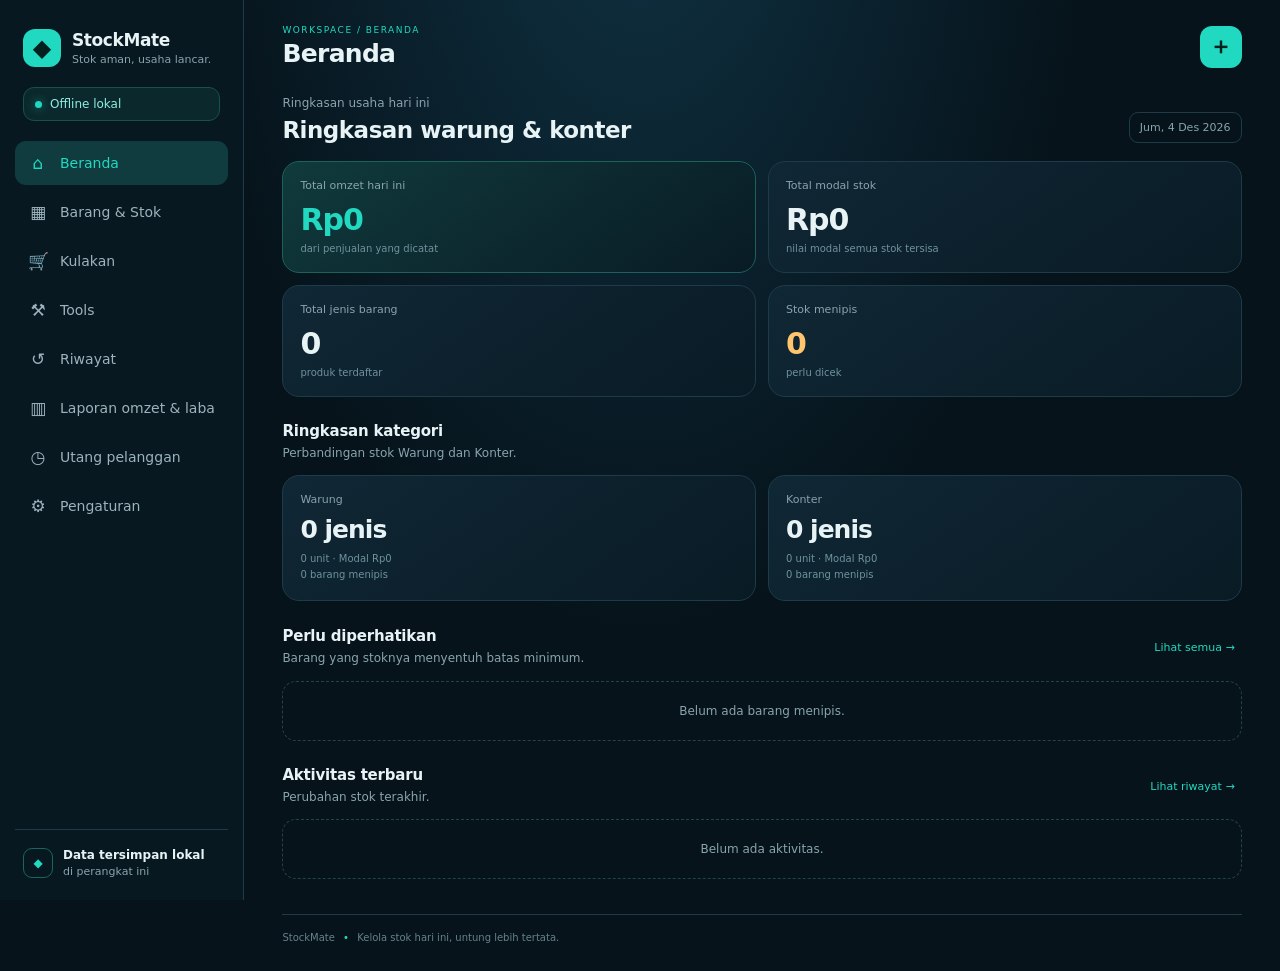
<file: index.html>
<!doctype html>
<html lang="id">
<head>
  <meta charset="utf-8">
  <meta name="viewport" content="width=device-width, initial-scale=1, viewport-fit=cover">
  <meta name="theme-color" content="#06131b">
  <meta name="description" content="StockMate — kelola stok warung dan konter secara offline.">
  <link rel="manifest" href="manifest.json">
  <link rel="icon" href="icons/icon-192.svg" type="image/svg+xml">
  <link rel="stylesheet" href="style.css">
  <title>StockMate — Kelola Stok</title>
</head>
<body>
  <div class="app-shell">
    <aside class="sidebar" id="sidebar">
      <a class="brand" href="#beranda" aria-label="StockMate Beranda">
        <span class="brand-mark">◆</span><span><b>StockMate</b><small>Stok aman, usaha lancar.</small></span>
      </a>
      <div class="offline-pill"><span class="dot"></span><span id="connectionLabel">Offline lokal</span></div>
      <nav class="nav-list" aria-label="Navigasi utama">
        <button class="nav-item active" data-page="beranda"><span>⌂</span> Beranda</button>
        <button class="nav-item" data-page="barang"><span>▦</span> Barang & Stok</button>
        <button class="nav-item" data-page="kulakan"><span>🛒</span> Kulakan</button>
        <button class="nav-item" data-page="tools"><span>⚒</span> Tools</button>
        <button class="nav-item" data-page="riwayat"><span>↺</span> Riwayat</button>
        <button class="nav-item" data-page="laporan"><span>▥</span> Laporan omzet & laba</button>
        <button class="nav-item" data-page="utang"><span>◷</span> Utang pelanggan</button>
        <button class="nav-item" data-page="pengaturan"><span>⚙</span> Pengaturan</button>
      </nav>
      <div class="sidebar-note"><span class="mini-logo">◆</span><div><b>Data tersimpan lokal</b><small>di perangkat ini</small></div></div>
    </aside>

    <main class="main-area">
      <header class="topbar">
        <button class="icon-btn mobile-menu" id="menuToggle" aria-label="Buka menu">☰</button>
        <div><div class="eyebrow" id="pageEyebrow">WORKSPACE / STOK</div><h1 id="pageTitle">Beranda</h1></div>
        <button class="avatar" id="quickAdd" title="Tambah barang">＋</button>
      </header>

      <section class="page active" id="page-beranda">
        <div class="welcome-row"><div><p class="muted">Ringkasan usaha hari ini</p><h2>Ringkasan warung & konter</h2></div><span class="date-chip" id="todayLabel"></span></div>
        <div class="stats-grid">
          <article class="stat-card stat-revenue"><span class="stat-label">Total omzet hari ini</span><strong id="statRevenue">Rp0</strong><small>dari penjualan yang dicatat</small></article>
          <article class="stat-card"><span class="stat-label">Total modal stok</span><strong id="statValue">Rp0</strong><small>nilai modal semua stok tersisa</small></article>
          <article class="stat-card"><span class="stat-label">Total jenis barang</span><strong id="statProducts">0</strong><small>produk terdaftar</small></article>
          <article class="stat-card warning"><span class="stat-label">Stok menipis</span><strong id="statLow">0</strong><small>perlu dicek</small></article>
        </div>
        <div class="section-heading"><div><h3>Ringkasan kategori</h3><p class="muted">Perbandingan stok Warung dan Konter.</p></div></div>
        <div class="category-summary-grid">
          <article class="stat-card category-card"><span class="stat-label">Warung</span><strong id="categoryWarungCount">0 jenis</strong><small id="categoryWarungDetail">0 unit · Modal Rp0</small><small id="categoryWarungLow">0 barang menipis</small></article>
          <article class="stat-card category-card"><span class="stat-label">Konter</span><strong id="categoryKonterCount">0 jenis</strong><small id="categoryKonterDetail">0 unit · Modal Rp0</small><small id="categoryKonterLow">0 barang menipis</small></article>
        </div>
        <div class="section-heading"><div><h3>Perlu diperhatikan</h3><p class="muted">Barang yang stoknya menyentuh batas minimum.</p></div><button class="text-btn" data-goto="barang">Lihat semua →</button></div>
        <div id="lowStockList" class="product-list empty-state">Belum ada barang menipis.</div>
        <div class="section-heading"><div><h3>Aktivitas terbaru</h3><p class="muted">Perubahan stok terakhir.</p></div><button class="text-btn" data-goto="riwayat">Lihat riwayat →</button></div>
        <div id="recentActivity" class="activity-list empty-state">Belum ada aktivitas.</div>
      </section>

      <section class="page" id="page-barang">
        <div class="toolbar"><label class="search-box">⌕ <input id="productSearch" placeholder="Cari nama atau barcode..." autocomplete="off"></label><button class="primary-btn" data-action="add-product">＋ Tambah</button></div>
        <div class="filters"><button class="filter active" data-filter="semua">Semua</button><button class="filter" data-filter="tersedia">Tersedia</button><button class="filter" data-filter="menipis">Menipis</button><button class="filter" data-filter="warung">Warung</button><button class="filter" data-filter="konter">Konter</button></div>
        <div id="productsList" class="product-list empty-state">Belum ada barang. Tambahkan barang pertama lu.</div>
      </section>

      <section class="page" id="page-kulakan">
        <div class="shopping-summary">
          <div><small>Estimasi belanja sendiri</small><strong id="shoppingTotal">Rp0</strong><span id="shoppingProgress">0 / 0 barang dibeli</span></div>
          <div class="shopping-progress"><i id="shoppingProgressBar"></i></div>
        </div>
        <div class="shopping-toolbar">
          <div class="shopping-heading"><h3>Catatan kulakan</h3><p class="muted">Checklist belanja ke agen. Tidak mengubah stok.</p></div>
          <button class="secondary-btn" id="shoppingPasteBtn">Tempel daftar</button>
        </div>
        <div class="shopping-add-card">
          <div class="shopping-input-row"><input id="shoppingName" placeholder="Mau beli apa?" autocomplete="off"><input id="shoppingQty" type="number" min="1" value="1" aria-label="Jumlah"><button class="primary-btn" id="addShoppingBtn">＋</button></div>
          <div class="shopping-extra-row"><input id="shoppingPrice" type="number" min="0" placeholder="Harga satuan (opsional)"><button class="secondary-btn" id="shoppingTitipBtn">📦 Titipan</button><button class="secondary-btn" id="shoppingCategoryBtn">🏷 Kategori</button></div>
          <div id="shoppingSuggestions" class="shopping-suggestions"></div>
        </div>
        <div class="shopping-filters"><button class="filter active" data-shopping-filter="all">Semua</button><button class="filter" data-shopping-filter="todo">Belum dibeli</button><button class="filter" data-shopping-filter="done">Sudah dibeli</button></div>
        <div id="shoppingList" class="shopping-list empty-state">Daftar kulakan masih kosong.</div>
        <div class="shopping-footer"><button class="secondary-btn" id="shoppingHistoryBtn">Riwayat barang</button><button class="secondary-btn" id="shoppingExportBtn">Ekspor</button><button class="secondary-btn" id="shoppingImportBtn">Impor data lama</button><input id="shoppingImportFile" type="file" accept=".json,application/json" hidden></div>
        <button class="danger-outline hidden" id="clearShopping">Hapus daftar selesai</button>
        <p class="fine-print">Data belanja disimpan terpisah dari inventaris. Mencentang barang hanya menandai sudah dibeli, bukan menambah stok.</p>
      </section>

      <section class="page" id="page-tools">
        <div class="section-heading"><div><h3>Tools</h3><p class="muted">Modul terpisah dari sistem stok. Bisa dikembangkan lagi.</p></div></div>
        <div class="tool-grid">
          <button class="tool-card" data-tool="profit"><span class="tool-icon">↗</span><b>Kalkulator laba</b><small>Hitung laba per barang</small></button>
          <button class="tool-card" data-tool="price"><span class="tool-icon">％</span><b>Kalkulator harga</b><small>Modal + target laba</small></button>
          <button class="tool-card" data-tool="expense"><span class="tool-icon">▤</span><b>Catatan pengeluaran</b><small>Catat pengeluaran usaha</small></button>
          <button class="tool-card" data-tool="converter"><span class="tool-icon">⇄</span><b>Banding harga</b><small>Bandingkan harga per unit</small></button>
        </div>
        <div id="toolWorkspace" class="tool-workspace"><div class="empty-state">Pilih salah satu tools di atas untuk mulai.</div></div>
      </section>

      <section class="page" id="page-riwayat">
        <div class="toolbar"><label class="search-box">⌕ <input id="historySearch" placeholder="Cari barang atau catatan..." autocomplete="off"></label><button class="secondary-btn" id="exportHistory">Ekspor CSV</button></div>
        <div class="history-filters">
          <label class="field">Jenis aktivitas<select id="historyType"><option value="semua">Semua aktivitas</option><option value="penjualan">Penjualan</option><option value="masuk">Stok masuk</option><option value="keluar">Stok keluar</option><option value="koreksi">Perubahan stok</option></select></label>
          <label class="field">Dari tanggal<input type="date" id="historyFrom"></label>
          <label class="field">Sampai tanggal<input type="date" id="historyTo"></label>
          <label class="field">Kategori<select id="historyCategory"><option value="semua">Semua kategori</option><option value="Warung">Warung</option><option value="Konter">Konter</option></select></label>
          <button class="secondary-btn history-reset" id="resetHistoryFilters">Reset filter</button>
        </div>
        <div class="history-summary" id="historySummary">Memuat riwayat...</div>
        <div id="historyList" class="activity-list empty-state">Belum ada riwayat.</div>
      </section>

      <section class="page" id="page-laporan">
        <div class="section-heading"><div><h3>Laporan omzet & laba</h3><p class="muted">Ringkasan penjualan berdasarkan transaksi yang dicatat di StockMate.</p></div></div>
        <div class="filters report-periods" role="group" aria-label="Periode laporan">
          <button class="filter active" data-report-period="today">Hari ini</button>
          <button class="filter" data-report-period="week">7 hari terakhir</button>
          <button class="filter" data-report-period="month">Bulan ini</button>
        </div>
        <div class="report-controls">
          <label class="field">Mulai tanggal<input type="date" id="reportFrom"></label>
          <label class="field">Sampai tanggal<input type="date" id="reportTo"></label>
          <label class="field">Kategori<select id="reportCategory"><option value="semua">Warung + Konter</option><option value="Warung">Warung</option><option value="Konter">Konter</option></select></label>
          <button class="secondary-btn" id="resetReportFilters">Reset periode</button>
          <button class="secondary-btn" id="exportReport">Ekspor laporan CSV</button>
        </div>
        <p class="muted report-range" id="reportRange">Periode hari ini</p>
        <div class="stats-grid report-stats">
          <article class="stat-card stat-revenue"><span class="stat-label">Total omzet</span><strong id="reportRevenue">Rp0</strong><small>nilai penjualan yang tercatat</small></article>
          <article class="stat-card"><span class="stat-label">Modal barang terjual</span><strong id="reportCost">Rp0</strong><small>modal dari barang yang terjual</small></article>
          <article class="stat-card"><span class="stat-label">Laba kotor</span><strong id="reportProfit">Rp0</strong><small>omzet dikurangi modal barang</small></article>
          <article class="stat-card"><span class="stat-label">Jumlah barang terjual</span><strong id="reportUnits">0</strong><small id="reportTransactions">0 transaksi</small></article>
        </div>
        <div class="report-insights-grid">
          <article class="panel"><div class="section-heading"><div><h3>Grafik omzet harian</h3><p class="muted">Akumulasi berdasarkan tanggal.</p></div></div><div id="reportChart" class="report-chart"></div></article>
          <article class="panel"><div class="section-heading"><div><h3>Produk terlaris</h3><p class="muted">Berdasarkan jumlah unit terjual.</p></div></div><div id="reportTopProducts" class="report-top-products"></div></article>
        </div>
        <div class="section-heading"><div><h3>Penjualan dalam periode</h3><p class="muted">Transaksi yang dibatalkan tidak dihitung.</p></div></div>
        <div id="reportSalesList" class="activity-list empty-state">Belum ada penjualan pada periode ini.</div>
        <p class="fine-print">Catatan: transaksi lama yang belum menyimpan harga saat transaksi memakai harga barang saat ini sebagai perkiraan, sehingga omzet dan laba historis bisa berbeda.</p>
      </section>

      <section class="page" id="page-utang">
        <div class="section-heading"><div><h3>Catatan utang pelanggan</h3><p class="muted">Catat tagihan, pembayaran sebagian, dan sisa utang.</p></div></div>
        <form id="debtForm" class="debt-form">
          <label class="field">Nama pelanggan<input id="debtCustomer" required maxlength="80" placeholder="Nama pelanggan"></label>
          <label class="field">Nominal utang (Rp)<input id="debtAmount" required type="number" min="1" step="1" placeholder="Contoh: 50000"></label>
          <label class="field full">Keterangan (opsional)<input id="debtNote" maxlength="160" placeholder="Barang / catatan utang"></label>
          <button class="primary-btn" type="submit">Simpan utang</button>
        </form>
        <div class="filters" role="group" aria-label="Filter utang"><button class="filter active" data-debt-filter="unpaid">Belum lunas</button><button class="filter" data-debt-filter="all">Semua</button></div>
        <div id="debtSummary" class="debt-summary"></div>
        <div id="debtList" class="activity-list empty-state">Belum ada catatan utang.</div>
        <p class="fine-print">Catatan utang ini berdiri sendiri dan belum mengurangi stok otomatis. Untuk penjualan kredit yang langsung mengurangi stok, perlu alur transaksi khusus.</p>
      </section>

      <section class="page" id="page-pengaturan">
        <div class="settings-card"><div><h3>Backup otomatis lokal</h3><p class="muted" id="autoBackupStatus">Cadangan dibuat otomatis saat data berubah. Tersimpan di perangkat/browser ini.</p></div><div class="setting-inline"><button class="secondary-btn" id="backupNow">Backup sekarang</button><button class="secondary-btn" id="restoreAutoBackup">Pulihkan terakhir</button></div></div>
        <div class="settings-card"><div><h3>Backup data</h3><p class="muted">Simpan seluruh barang, riwayat, kulakan, dan pengeluaran ke file JSON.</p></div><button class="primary-btn" id="exportBackup">Ekspor JSON</button></div>
        <div class="settings-card"><div><h3>Pulihkan data</h3><p class="muted">Impor file backup StockMate. Data aktif akan diganti setelah lu konfirmasi.</p></div><label class="secondary-btn file-label">Pilih file JSON<input type="file" id="importBackup" accept=".json,application/json"></label></div>
        <div class="settings-card"><div><h3>Stok minimum</h3><p class="muted">Batas default untuk menandai stok menipis.</p></div><div class="setting-inline"><input id="defaultMinStock" type="number" min="0" value="5"><button class="primary-btn" id="saveMinStock">Simpan</button></div></div>
        <div class="settings-card"><div><h3>Data contoh</h3><p class="muted">Isi contoh barang untuk mencoba aplikasi. Tidak akan menimpa data yang ada.</p></div><button class="secondary-btn" id="loadDemo">Muat contoh</button></div>
        <div class="settings-card"><div><h3>Pasang aplikasi</h3><p class="muted">Buka melalui HTTPS, lalu pilih Instal aplikasi / Tambahkan ke layar utama di Chrome.</p></div><button class="secondary-btn" id="installApp" disabled>Instal aplikasi</button></div>
        <div class="settings-card danger-zone"><div><h3>Hapus seluruh data</h3><p class="muted">Tindakan ini tidak bisa dibatalkan. Ekspor backup dulu.</p></div><button class="danger-btn" id="clearAll">Hapus data</button></div>
        <p class="fine-print">StockMate menyimpan data di browser/perangkat ini. Bersihkan data browser atau pindah perangkat bisa menghilangkan data jika belum di-backup.</p>
      </section>
      <footer>StockMate <span>•</span> Kelola stok hari ini, untung lebih tertata.</footer>
    </main>
  </div>

  <div class="modal-backdrop hidden" id="modalBackdrop">
    <section class="modal" role="dialog" aria-modal="true" aria-labelledby="modalTitle">
      <div class="modal-head"><div><p class="eyebrow">STOCKMATE / FORM</p><h2 id="modalTitle">Tambah Barang</h2></div><button class="icon-btn" id="closeModal" aria-label="Tutup">×</button></div>
      <form id="productForm">
        <input type="hidden" id="editProductId">
        <div class="form-grid">
          <label class="field full">Nama barang<input id="productName" required maxlength="100" placeholder="Contoh: Kabel data Type-C"></label>
          <label class="field">Kategori<select id="productCategory"><option>Warung</option><option>Konter</option><option>Lainnya</option></select></label>
          <label class="field">Barcode (opsional)<div class="input-with-btn"><input id="productBarcode" placeholder="Kode barcode"><button type="button" class="small-btn" id="scanFromForm">Scan</button></div></label>
          <label class="field">Harga modal (Rp)<input id="productCost" type="number" min="0" step="1" required placeholder="0"></label>
          <label class="field">Harga jual (Rp)<input id="productPrice" type="number" min="0" step="1" required placeholder="0"></label>
          <label class="field">Stok awal / jumlah<input id="productStock" type="number" min="0" step="1" required value="0"></label>
          <label class="field">Batas minimum<input id="productMin" type="number" min="0" step="1" value="5"></label>
          <label class="field full">Catatan (opsional)<textarea id="productNotes" rows="2" placeholder="Merek, warna, ukuran..."></textarea></label>
        </div>
        <div class="form-actions"><button type="button" class="secondary-btn" id="cancelModal">Batal</button><button class="primary-btn" type="submit">Simpan barang</button></div>
      </form>
    </section>
  </div>

  <div class="modal-backdrop hidden" id="scannerBackdrop">
    <section class="modal scanner-modal" role="dialog" aria-modal="true" aria-labelledby="scannerTitle">
      <div class="modal-head"><div><p class="eyebrow">KAMERA PERANGKAT</p><h2 id="scannerTitle">Scan Barcode</h2></div><button class="icon-btn" id="closeScanner" aria-label="Tutup">×</button></div>
      <p class="muted">Arahkan barcode ke dalam area kamera. Kamera memerlukan HTTPS dan izin dari lu.</p>
      <video id="scannerVideo" playsinline muted></video>
      <div class="scan-actions"><button class="primary-btn" id="startScan">Mulai kamera</button><button class="secondary-btn" id="stopScan">Matikan kamera</button></div>
      <label class="field">Atau masukkan kode manual<input id="manualBarcode" inputmode="numeric" placeholder="Ketik / tempel kode barcode"></label>
      <button class="primary-btn full-btn" id="useManualBarcode">Gunakan kode</button>
      <p id="scannerStatus" class="fine-print">Scanner menggunakan dukungan barcode bawaan browser bila tersedia.</p>
    </section>
  </div>
  <div class="toast-region" id="toastRegion" aria-live="polite"></div>
  <script src="db.js"></script>
  <script src="scanner.js"></script>
  <script src="tools.js"></script>
  <script src="app.js"></script>
</body>
</html>
</file>
<file: style.css>
:root{color-scheme:dark;--bg:#06131b;--panel:#0b1d28;--panel2:#102735;--line:#1d3b49;--text:#e8f3f5;--muted:#89a4ad;--teal:#20d9c0;--teal2:#0ea995;--red:#ff727d;--amber:#ffc66d;--radius:17px;font-family:Inter,ui-sans-serif,system-ui,-apple-system,BlinkMacSystemFont,"Segoe UI",sans-serif}
*{box-sizing:border-box}body{margin:0;background:radial-gradient(ellipse at 50% -20%,#103344 0,transparent 50%),var(--bg);color:var(--text);font-size:14px}button,input,select,textarea{font:inherit}button{cursor:pointer}button:focus-visible,input:focus-visible,select:focus-visible,textarea:focus-visible{outline:2px solid var(--teal);outline-offset:2px}.app-shell{min-height:100vh}.sidebar{position:fixed;inset:0 auto 0 0;width:244px;padding:24px 15px;background:#071821;border-right:1px solid var(--line);display:flex;flex-direction:column;z-index:20}.brand{display:flex;gap:11px;align-items:center;color:var(--text);text-decoration:none;padding:5px 8px 20px}.brand-mark{width:38px;height:38px;border-radius:12px;background:var(--teal);color:#03211f;display:grid;place-items:center;font-size:24px;font-weight:900}.brand b{display:block;font-size:17px;letter-spacing:-.4px}.brand small,.sidebar-note small{display:block;color:var(--muted);font-size:11px;margin-top:3px}.offline-pill{display:flex;align-items:center;gap:8px;margin:0 8px 20px;padding:9px 11px;border:1px solid #155247;border-radius:11px;color:#8deee0;font-size:12px;background:#0b292d}.dot{width:7px;height:7px;background:var(--teal);border-radius:50%;box-shadow:0 0 9px #20d9c080}.nav-list{display:grid;gap:5px}.nav-item{display:flex;align-items:center;gap:12px;padding:12px 13px;border:0;border-radius:11px;background:transparent;color:#9db3bc;text-align:left;transition:.18s}.nav-item span{width:20px;text-align:center;font-size:17px}.nav-item:hover,.nav-item.active{background:#103c40;color:var(--teal)}.sidebar-note{margin-top:auto;border-top:1px solid var(--line);padding:18px 8px 4px;display:flex;align-items:center;gap:10px;font-size:12px}.mini-logo{display:grid;place-items:center;width:30px;height:30px;border:1px solid #17675f;color:var(--teal);border-radius:9px}.main-area{margin-left:244px;max-width:1500px;padding:25px clamp(18px,3vw,42px) 20px}.topbar{display:flex;align-items:center;gap:13px;margin-bottom:26px}.topbar h1{font-size:25px;letter-spacing:-.7px;margin:3px 0 0}.eyebrow{font-size:9px;letter-spacing:1.5px;color:var(--teal);margin:0 0 4px}.avatar,.icon-btn{border:1px solid var(--line);background:var(--panel);color:var(--teal);border-radius:12px;width:42px;height:42px;font-size:23px;display:grid;place-items:center}.avatar{margin-left:auto;background:var(--teal);color:#04211f;border:0;font-weight:700}.mobile-menu{display:none}.page{display:none;animation:fade .2s ease}.page.active{display:block}@keyframes fade{from{opacity:.3;transform:translateY(4px)}to{opacity:1;transform:none}}.welcome-row{display:flex;align-items:end;justify-content:space-between;gap:15px;margin-bottom:18px}.welcome-row h2{font-size:clamp(18px,2vw,23px);margin:4px 0 0;letter-spacing:-.5px}.muted{color:var(--muted);font-size:12px;line-height:1.55;margin:0}.date-chip{font-size:11px;border:1px solid var(--line);padding:8px 10px;border-radius:9px;color:var(--muted);white-space:nowrap}.stats-grid{display:grid;grid-template-columns:repeat(2,minmax(0,1fr));gap:12px}.stat-card{padding:17px;border:1px solid var(--line);border-radius:var(--radius);background:linear-gradient(145deg,#102735,#091b25);min-width:0}.stat-label{color:var(--muted);font-size:11px;display:block}.stat-card strong{display:block;font-size:clamp(22px,3vw,30px);letter-spacing:-1px;margin:10px 0 2px}.stat-card small{color:#6f929e;font-size:10px}.stat-card.warning strong{color:var(--amber)}.stat-card.stat-revenue{border-color:#1a625a;background:linear-gradient(145deg,#103a3b,#091b25)}.stat-card.stat-revenue strong{color:var(--teal)}.quick-actions{display:flex;gap:9px;flex-wrap:wrap;margin:17px 0 28px}.primary-btn,.secondary-btn,.danger-btn,.danger-outline{display:inline-flex;align-items:center;justify-content:center;gap:7px;border-radius:11px;padding:11px 15px;border:1px solid transparent;font-weight:650;font-size:12px;transition:transform .15s,filter .15s}.primary-btn{background:var(--teal);color:#04201e}.primary-btn:hover{filter:brightness(1.08);transform:translateY(-1px)}.secondary-btn{background:#0d2430;color:#d5e8eb;border-color:#244654}.secondary-btn:hover{border-color:var(--teal);color:var(--teal)}.danger-btn{background:#51252d;color:#ffb4ba;border-color:#74333d}.danger-outline{background:transparent;color:var(--red);border-color:#733641;margin-top:12px}.text-btn{border:0;background:transparent;color:var(--teal);font-size:11px;padding:7px}.section-heading{display:flex;align-items:center;justify-content:space-between;gap:12px;margin:25px 0 13px}.section-heading h3,.settings-card h3{margin:0 0 4px;font-size:15px;letter-spacing:-.2px}.product-list,.activity-list,.shopping-list{display:grid;gap:8px}.empty-state{color:var(--muted);font-size:12px;border:1px dashed #24414c;padding:22px;border-radius:14px;text-align:center}.product-row,.activity-row,.shopping-row{display:flex;align-items:center;gap:12px;background:#0b1e29;border:1px solid var(--line);padding:12px;border-radius:14px;min-width:0}.product-symbol{width:42px;height:42px;flex-shrink:0;display:grid;place-items:center;border-radius:12px;background:#12323b;color:var(--teal);font-size:18px}.product-main{min-width:0;flex:1}.product-main b{display:block;font-size:12px;white-space:nowrap;overflow:hidden;text-overflow:ellipsis}.product-main small{display:block;color:var(--muted);font-size:10px;margin-top:5px;line-height:1.4}.product-right{text-align:right;flex-shrink:0}.product-right b{display:block;font-size:12px}.product-right small{display:block;color:var(--muted);font-size:10px;margin-top:4px}.status{display:inline-flex;border-radius:20px;padding:4px 7px;font-size:9px;font-weight:700;background:#123a37;color:var(--teal);white-space:nowrap}.status.low{background:#493622;color:var(--amber)}.row-actions{display:flex;gap:5px;margin-left:4px}.small-btn{border:1px solid var(--line);background:#112d38;color:var(--teal);border-radius:8px;padding:7px 9px;font-size:11px}.small-btn.danger{color:var(--red)}.toolbar{display:flex;align-items:center;gap:10px;margin-bottom:13px}.search-box{display:flex;align-items:center;gap:8px;flex:1;min-width:0;background:#0b1e29;border:1px solid var(--line);border-radius:12px;padding:0 12px;color:var(--muted);font-size:20px}.search-box input{background:transparent;border:0;outline:0;color:var(--text);width:100%;min-width:0;padding:12px 0;font-size:12px}.filters{display:flex;gap:7px;flex-wrap:wrap;margin-bottom:14px}.filter{background:transparent;border:1px solid var(--line);border-radius:30px;color:var(--muted);padding:7px 12px;font-size:10px}.filter.active{background:#103c40;border-color:#1b6b61;color:var(--teal)}.inline-form{display:flex;gap:8px;margin:15px 0}.inline-form input,.field input,.field select,.field textarea,.setting-inline input{width:100%;background:#081923;color:var(--text);border:1px solid #244452;border-radius:10px;padding:11px 12px;min-width:0}.inline-form input:first-child{flex:1}.inline-form input[type=number]{max-width:90px}.shopping-row input[type=checkbox]{accent-color:var(--teal);width:17px;height:17px}.shopping-row.done .product-main b{text-decoration:line-through;color:#67838c}.shopping-row.done{opacity:.6}.shopping-row .qty{color:var(--teal);font-size:11px;margin-left:auto;white-space:nowrap}.tool-grid{display:grid;grid-template-columns:repeat(4,minmax(0,1fr));gap:11px}.tool-card{display:flex;flex-direction:column;align-items:flex-start;gap:7px;text-align:left;padding:17px;border:1px solid var(--line);background:linear-gradient(145deg,#102733,#091923);color:var(--text);border-radius:15px;min-height:135px}.tool-card:hover{border-color:var(--teal);transform:translateY(-2px)}.tool-icon{width:34px;height:34px;display:grid;place-items:center;border-radius:10px;background:#103b3c;color:var(--teal);font-size:18px}.tool-card b{font-size:12px}.tool-card small{color:var(--muted);font-size:10px;line-height:1.4}.tool-workspace{margin-top:16px}.tool-panel{background:#0b1e29;border:1px solid var(--line);border-radius:16px;padding:18px;max-width:650px}.tool-panel h3{margin:0 0 6px}.tool-fields{display:grid;grid-template-columns:repeat(2,minmax(0,1fr));gap:12px;margin-top:16px}.field{display:flex;flex-direction:column;gap:7px;color:#a7c0c8;font-size:11px;min-width:0}.field.full{grid-column:1/-1}.tool-result{margin-top:14px;border-radius:12px;background:#103638;border:1px solid #1a6158;padding:14px;color:#9ff7e8}.tool-result strong{display:block;font-size:24px;margin-top:5px}.settings-card{display:flex;align-items:center;justify-content:space-between;gap:18px;padding:17px;margin-bottom:10px;border:1px solid var(--line);border-radius:15px;background:#0b1e29}.settings-card>div:first-child{min-width:0}.settings-card .muted{max-width:520px}.setting-inline{display:flex;gap:7px;min-width:190px}.setting-inline input{max-width:90px}.danger-zone{border-color:#63333a}.file-label{position:relative;overflow:hidden;white-space:nowrap}.file-label input{position:absolute;inset:0;opacity:0;cursor:pointer}.fine-print{color:#6f8b94;font-size:10px;line-height:1.6;margin:14px 0}.activity-row .activity-icon{width:34px;height:34px;display:grid;place-items:center;border-radius:10px;background:#123b38;color:var(--teal);flex-shrink:0}.activity-row .activity-icon.out{background:#452b31;color:var(--red)}.activity-row .product-main small{margin-top:4px}.activity-row .delta{margin-left:auto;font-weight:700;font-size:12px;white-space:nowrap;color:var(--teal)}.activity-row .delta.negative{color:var(--red)}footer{border-top:1px solid var(--line);margin-top:35px;padding:17px 0 4px;color:#66828c;font-size:10px}footer span{color:var(--teal);padding:0 5px}.modal-backdrop{position:fixed;inset:0;background:#020a0edb;backdrop-filter:blur(7px);z-index:50;display:grid;place-items:center;padding:16px}.hidden{display:none!important}.modal{width:min(680px,100%);max-height:min(92dvh,900px);overflow:auto;background:#091b25;border:1px solid #28505c;border-radius:20px;padding:22px;box-shadow:0 20px 80px #0009}.modal-head{display:flex;align-items:flex-start;justify-content:space-between;margin-bottom:20px}.modal-head h2{margin:0;font-size:21px}.modal-head .icon-btn{font-size:25px}.form-grid{display:grid;grid-template-columns:repeat(2,minmax(0,1fr));gap:13px}.input-with-btn{display:flex;gap:6px}.input-with-btn input{min-width:0}.form-actions{display:flex;justify-content:flex-end;gap:8px;margin-top:20px}.scanner-modal{width:min(500px,100%)}#scannerVideo{width:100%;max-height:300px;object-fit:cover;background:#02080b;border:1px solid var(--line);border-radius:14px;margin:14px 0;display:none}.scan-actions{display:flex;gap:8px;margin-bottom:15px}.full-btn{width:100%;margin-top:10px}.toast-region{position:fixed;right:16px;bottom:16px;z-index:90;display:grid;gap:8px;max-width:min(360px,calc(100vw - 32px))}.toast{padding:12px 15px;background:#13333b;border:1px solid #287368;color:#dffcf7;border-radius:12px;box-shadow:0 8px 30px #0005;font-size:12px;animation:fade .2s}.toast.error{border-color:#82414a;background:#3a2027;color:#ffdadd}
@media(max-width:1000px){.sidebar{width:215px}.main-area{margin-left:215px;padding:22px}.stats-grid{grid-template-columns:repeat(2,minmax(0,1fr))}.tool-grid{grid-template-columns:repeat(2,minmax(0,1fr))}}
@media(max-width:700px){.sidebar{width:min(285px,84vw);transform:translateX(-105%);transition:transform .22s;box-shadow:15px 0 40px #0005}.sidebar.open{transform:translateX(0)}.main-area{margin:0;padding:15px 14px 18px}.mobile-menu{display:grid;width:38px;height:38px;font-size:18px}.topbar{margin-bottom:20px;gap:10px}.topbar h1{font-size:22px}.topbar .eyebrow{font-size:8px}.avatar{width:38px;height:38px}.welcome-row{align-items:flex-start;flex-direction:column;gap:8px}.welcome-row h2{font-size:19px}.date-chip{font-size:10px}.stats-grid{gap:8px}.stat-card{padding:13px;border-radius:14px}.stat-card strong{font-size:24px;margin:8px 0 1px}.quick-actions{display:grid;grid-template-columns:1fr 1fr;gap:8px;margin:13px 0 25px}.quick-actions button:first-child{grid-column:1/-1}.section-heading{align-items:flex-start;margin-top:22px}.section-heading h3{font-size:14px}.product-row,.activity-row,.shopping-row{padding:10px;gap:9px}.product-symbol{width:38px;height:38px}.product-main b{font-size:11px}.product-right b{font-size:11px}.row-actions{flex-direction:column}.toolbar{gap:7px}.toolbar>.primary-btn,.toolbar>.secondary-btn{padding:10px}.filters{gap:5px}.filter{padding:7px 10px}.tool-grid{gap:8px}.tool-card{padding:13px;min-height:125px}.settings-card{align-items:flex-start;flex-direction:column;gap:12px;padding:14px}.settings-card>.primary-btn,.settings-card>.secondary-btn,.settings-card>.danger-btn,.settings-card>.file-label{width:100%}.setting-inline{width:100%;min-width:0}.setting-inline input{flex:1;max-width:none}.form-grid{grid-template-columns:1fr;gap:12px}.field.full{grid-column:auto}.modal{padding:17px;border-radius:17px}.modal-backdrop{padding:10px}.inline-form{flex-wrap:wrap}.inline-form input:first-child{min-width:100%}.inline-form input[type=number]{max-width:90px}.inline-form button{flex:1}.tool-fields{grid-template-columns:1fr}.date-chip{white-space:normal}}

.sell-btn{background:#103c40;color:var(--teal);border-color:#1b6b61}.sell-btn:disabled{opacity:.35;cursor:not-allowed}

/* Mobile sidebar backdrop: tap outside the drawer to dismiss it. */
.sidebar-overlay{display:none}
@media(max-width:700px){.sidebar-overlay{position:fixed;inset:0;background:rgba(1,8,12,.62);backdrop-filter:blur(2px);z-index:19;opacity:0;transition:opacity .22s}.sidebar-overlay.open{display:block;opacity:1}.sidebar{z-index:20;touch-action:pan-y}.main-area{position:relative;z-index:0}}

/* Dashboard category summary */
.category-summary-grid{display:grid;grid-template-columns:repeat(2,minmax(0,1fr));gap:12px;margin:12px 0 26px}
.category-card strong{font-size:clamp(18px,2.8vw,25px);margin:9px 0 7px}
.category-card small{display:block;line-height:1.6}
@media(max-width:380px){.category-summary-grid{gap:8px}.category-card{padding:13px}.category-card small{font-size:9px}}

/* Laporan omzet dan laba */
.report-periods{margin:14px 0 8px}.report-range{margin:0 0 12px}.report-stats{margin-top:12px}.report-stats .stat-card:nth-child(3) strong{color:var(--teal)}.report-stats .stat-card:nth-child(4) strong{color:var(--text)}

/* Utang pelanggan dan pembatalan penjualan */
.debt-form{display:grid;grid-template-columns:repeat(2,minmax(0,1fr));gap:12px;padding:16px;margin:14px 0;border:1px solid var(--line);border-radius:15px;background:#0b1e29}
.debt-form .field.full{grid-column:1/-1}.debt-form button{justify-self:start}
.debt-summary{display:grid;grid-template-columns:repeat(2,minmax(0,1fr));gap:10px;margin:12px 0}
.debt-row{display:flex;align-items:center;gap:12px;padding:13px;border:1px solid var(--line);border-radius:13px;background:#0b1e29;margin-bottom:8px;min-width:0}
.debt-right{display:flex;flex-direction:column;align-items:flex-end;gap:6px;flex-shrink:0}.debt-right b{font-size:12px;color:var(--amber)}.debt-right b.debt-paid{color:var(--teal)}
@media(max-width:700px){.debt-form{grid-template-columns:1fr;padding:13px}.debt-form .field.full{grid-column:auto}.debt-form button{width:100%}.debt-row{align-items:flex-start}.debt-summary{gap:8px}.debt-summary .stat-card{min-width:0}}


/* Riwayat transaksi: filter rapi dan nyaman di layar HP */
.history-filters{display:grid;grid-template-columns:repeat(4,minmax(0,1fr));gap:10px;padding:13px;margin:0 0 12px;border:1px solid var(--line);border-radius:14px;background:#0b1e29}
.history-filters .field{gap:6px}.history-filters input,.history-filters select{min-height:42px;font-size:12px}.history-reset{align-self:end;min-height:42px}.history-summary{font-size:11px;color:var(--muted);padding:2px 2px 12px}.history-row{align-items:flex-start}.history-row .product-main{overflow:hidden}.history-row .history-amount{color:var(--teal);font-size:10px}.history-row .activity-icon{font-size:11px;font-weight:800}
button,.nav-item,.icon-btn,.small-btn{touch-action:manipulation;-webkit-tap-highlight-color:transparent}.nav-item{min-height:44px}.sidebar{padding-bottom:max(18px,env(safe-area-inset-bottom))}.main-area{padding-bottom:max(24px,env(safe-area-inset-bottom))}.mobile-menu{touch-action:manipulation}
@media(max-width:700px){.history-filters{grid-template-columns:repeat(2,minmax(0,1fr));gap:9px;padding:11px}.history-filters .history-reset{grid-column:1/-1;width:100%}.history-row{flex-wrap:wrap;gap:8px}.history-row .product-main{flex-basis:calc(100% - 48px)}.history-row .delta{margin-left:43px;margin-top:-3px}.toolbar #exportHistory{white-space:nowrap;font-size:11px}.search-box input{font-size:13px;min-height:44px}.nav-item{padding-top:12px;padding-bottom:12px}}
@media(max-width:360px){.history-filters{grid-template-columns:1fr}.history-filters .history-reset{grid-column:auto}}

/* Laporan penjualan lanjutan */
.report-controls{display:grid;grid-template-columns:repeat(3,minmax(0,1fr));gap:10px;margin:14px 0;align-items:end}
.report-controls .field{margin:0}.report-controls button{min-height:42px}
.report-insights-grid{display:grid;grid-template-columns:minmax(0,1.4fr) minmax(0,1fr);gap:14px;margin:18px 0}
.report-insights-grid .panel{background:var(--panel);border:1px solid var(--border);border-radius:16px;padding:16px;min-width:0}
.report-chart{display:grid;gap:10px}.chart-row{display:grid;grid-template-columns:52px minmax(30px,1fr) auto;gap:9px;align-items:center}.chart-row small{color:var(--muted)}.chart-row b{font-size:12px;white-space:nowrap}.chart-track{height:9px;border-radius:20px;background:var(--surface);overflow:hidden}.chart-track i{display:block;height:100%;border-radius:20px;background:var(--teal)}
.report-top-products{display:grid;gap:12px}.top-product-row{display:flex;align-items:center;gap:10px}.top-product-row>span{width:25px;height:25px;display:grid;place-items:center;border-radius:8px;background:var(--surface);font-weight:700}.top-product-row strong{font-size:12px;white-space:nowrap}
@media(max-width:700px){.report-controls{grid-template-columns:1fr 1fr}.report-controls button{width:100%}.report-insights-grid{grid-template-columns:1fr}.report-stats{grid-template-columns:1fr 1fr}.report-insights-grid .panel{padding:13px}}
/* Kulakan / Catet Belanjaan */
.shopping-summary{background:linear-gradient(135deg,#103b3b,#0b202b);border:1px solid #1b5c58;border-radius:17px;padding:17px;margin:4px 0 20px}.shopping-summary>div:first-child{display:grid;grid-template-columns:1fr auto;align-items:center;gap:4px}.shopping-summary small{color:#9ab8bc;font-size:11px}.shopping-summary strong{grid-column:1/-1;font-size:27px;letter-spacing:-.7px;color:#b6fff0}.shopping-summary span{grid-column:1/-1;color:#8eabb2;font-size:11px}.shopping-progress{height:6px;background:#17343c;border-radius:99px;overflow:hidden;margin-top:14px}.shopping-progress i{display:block;height:100%;width:0;background:#45d6b8;border-radius:99px;transition:width .25s}.shopping-toolbar{display:flex;align-items:center;justify-content:space-between;gap:10px;margin-bottom:12px}.shopping-heading h3{margin:0 0 4px;font-size:16px}.shopping-heading p{margin:0;font-size:11px}.shopping-add-card{background:#0b1e29;border:1px solid var(--line);border-radius:16px;padding:12px;margin-bottom:15px}.shopping-input-row{display:flex;gap:7px}.shopping-input-row input,.shopping-extra-row input{min-width:0;background:#071822;border:1px solid #244452;color:var(--text);border-radius:11px;padding:12px;font-size:13px}.shopping-input-row input:first-child{flex:1}.shopping-input-row input[type=number]{width:68px}.shopping-input-row .primary-btn{width:43px;padding:8px;font-size:18px}.shopping-extra-row{display:flex;gap:7px;margin-top:8px}.shopping-extra-row input{flex:1;width:40px}.shopping-extra-row button{white-space:nowrap;padding:9px 10px}.shopping-suggestions{display:flex;align-items:center;gap:6px;flex-wrap:wrap;margin-top:9px}.shopping-suggestions>small{color:var(--muted);font-size:10px;width:100%}.shopping-suggestion{border:1px solid var(--line);background:#112d38;color:#c5e0e3;border-radius:20px;padding:6px 10px;font-size:10px}.shopping-suggestion small{color:var(--teal);margin-left:4px}.shopping-filters{display:flex;gap:6px;margin-bottom:12px}.shopping-group-title{display:flex;justify-content:space-between;align-items:center;color:#a9c4ca;font-size:11px;padding:10px 3px 7px}.shopping-group-title small{color:var(--muted)}.shopping-item{display:flex;align-items:center;gap:9px;background:#0b1e29;border:1px solid var(--line);padding:11px;border-radius:13px;min-width:0}.shopping-item.done{opacity:.55}.shopping-check{width:26px;height:26px;flex:none;border:1.5px solid #45616a;border-radius:9px;background:#102a34;color:#05211d;font-weight:900}.shopping-item.done .shopping-check{background:var(--teal);border-color:var(--teal)}.shopping-item-main{flex:1;min-width:0}.shopping-item-main b{display:block;font-size:12px;overflow:hidden;text-overflow:ellipsis;white-space:nowrap}.shopping-item-main small{display:block;font-size:10px;color:var(--muted);margin-top:4px;line-height:1.4}.shopping-item.done b{text-decoration:line-through;color:#78939a}.shopping-item .small-btn{flex:none;padding:7px 9px}.shopping-empty{display:grid;justify-items:center;gap:7px;padding:24px 8px}.shopping-empty:first-line{font-size:30px}.shopping-empty b{font-size:13px;color:#c6dce0}.shopping-empty span{font-size:11px}.shopping-footer{display:flex;gap:7px;flex-wrap:wrap;margin-top:14px}.shopping-footer button{flex:1;font-size:10px;padding:10px 8px}
@media(max-width:700px){.shopping-toolbar{align-items:flex-start;flex-wrap:wrap}.shopping-toolbar>.secondary-btn{font-size:10px;padding:9px}.shopping-extra-row button{font-size:10px}.shopping-footer{display:grid;grid-template-columns:1fr 1fr}.shopping-footer button:last-of-type{grid-column:1/-1}.shopping-item{gap:7px;padding:9px}.shopping-item .small-btn{padding:6px 7px}}
</file>
